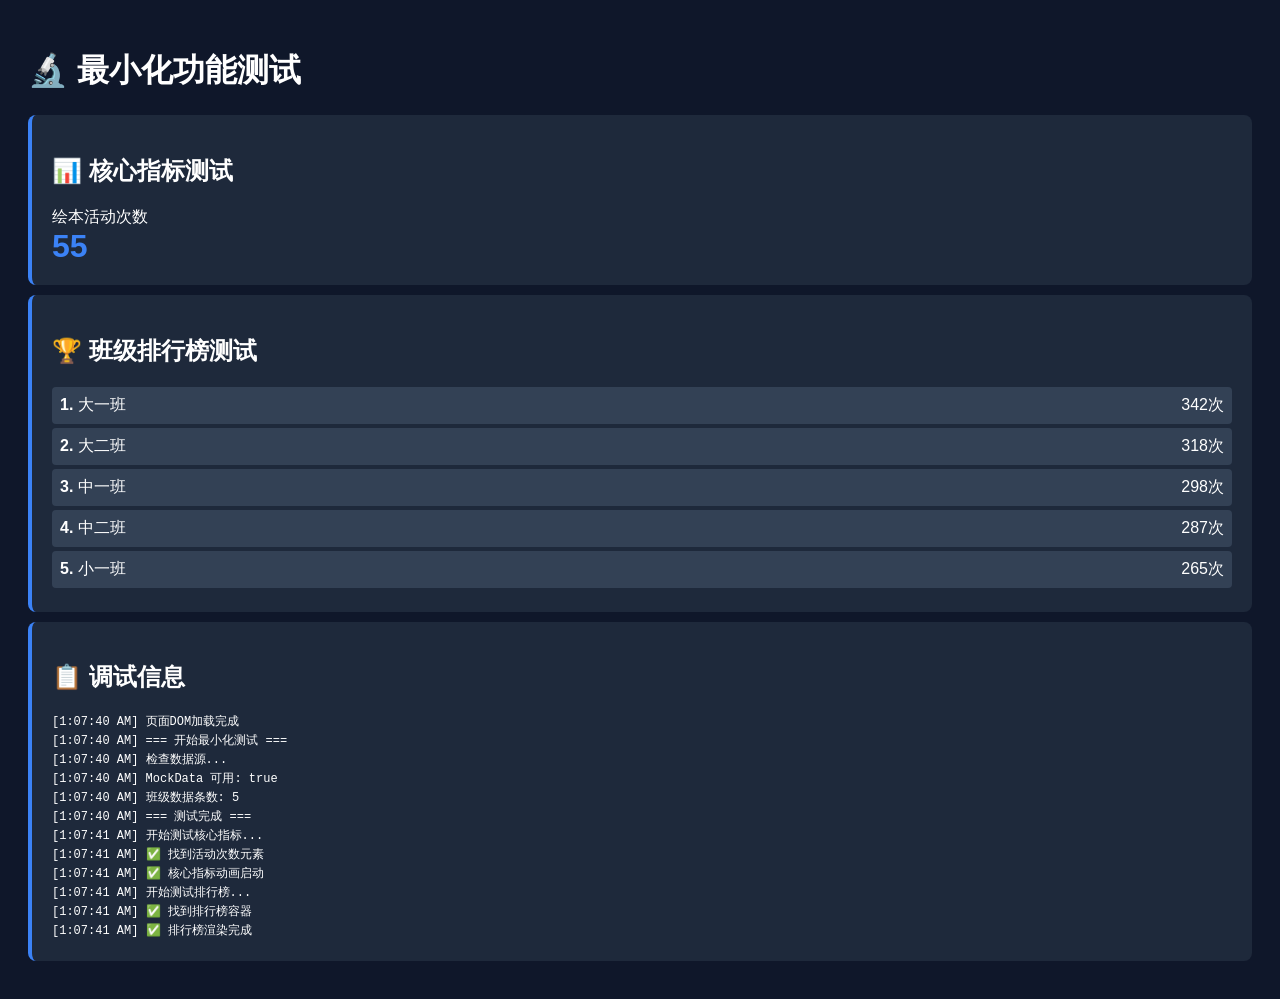
<file: minimal_test.html>
<!DOCTYPE html>
<html lang="zh-CN">
<head>
    <meta charset="UTF-8">
    <meta name="viewport" content="width=device-width, initial-scale=1.0">
    <title>最小化测试</title>
    <style>
        body {
            background: #0f172a;
            color: white;
            font-family: Arial, sans-serif;
            padding: 20px;
        }
        .test-card {
            background: #1e293b;
            padding: 20px;
            margin: 10px 0;
            border-radius: 8px;
            border-left: 4px solid #3b82f6;
        }
        .metric-value {
            font-size: 2rem;
            font-weight: bold;
            color: #3b82f6;
        }
        .ranking-item {
            padding: 8px;
            margin: 4px 0;
            background: #334155;
            border-radius: 4px;
            display: flex;
            justify-content: space-between;
        }
    </style>
</head>
<body>
    <h1>🔬 最小化功能测试</h1>
    
    <div class="test-card">
        <h2>📊 核心指标测试</h2>
        <div class="grid">
            <div>
                <div>绘本活动次数</div>
                <div class="metric-value" id="test-activity">-</div>
            </div>
        </div>
    </div>
    
    <div class="test-card">
        <h2>🏆 班级排行榜测试</h2>
        <div id="test-ranking"></div>
    </div>
    
    <div class="test-card">
        <h2>📋 调试信息</h2>
        <div id="debug-info"></div>
    </div>

    <script>
        function log(message) {
            const debugInfo = document.getElementById('debug-info');
            const entry = document.createElement('div');
            entry.textContent = `[${new Date().toLocaleTimeString()}] ${message}`;
            entry.style.margin = '2px 0';
            entry.style.fontFamily = 'monospace';
            entry.style.fontSize = '12px';
            debugInfo.appendChild(entry);
            console.log(message);
        }
        
        // 模拟数据
        const mockData = {
            classRanking: [
                { name: '大一班', activities: 342 },
                { name: '大二班', activities: 318 },
                { name: '中一班', activities: 298 },
                { name: '中二班', activities: 287 },
                { name: '小一班', activities: 265 }
            ]
        };
        
        // 测试核心指标更新
        function testMetrics() {
            log('开始测试核心指标...');
            
            const activityElement = document.getElementById('test-activity');
            if (activityElement) {
                log('✅ 找到活动次数元素');
                // 模拟数字动画
                let currentValue = 0;
                const targetValue = 212;
                const interval = setInterval(() => {
                    currentValue += 5;
                    if (currentValue >= targetValue) {
                        currentValue = targetValue;
                        clearInterval(interval);
                    }
                    activityElement.textContent = currentValue;
                }, 50);
                log('✅ 核心指标动画启动');
            } else {
                log('❌ 未找到活动次数元素');
            }
        }
        
        // 测试排行榜渲染
        function testRanking() {
            log('开始测试排行榜...');
            
            const rankingContainer = document.getElementById('test-ranking');
            if (rankingContainer) {
                log('✅ 找到排行榜容器');
                
                rankingContainer.innerHTML = mockData.classRanking.map((cls, index) => `
                    <div class="ranking-item">
                        <span><strong>${index + 1}.</strong> ${cls.name}</span>
                        <span>${cls.activities}次</span>
                    </div>
                `).join('');
                
                log('✅ 排行榜渲染完成');
            } else {
                log('❌ 未找到排行榜容器');
            }
        }
        
        // 主测试函数
        function runTest() {
            log('=== 开始最小化测试 ===');
            
            // 测试数据可用性
            log('检查数据源...');
            log(`MockData 可用: ${typeof mockData !== 'undefined'}`);
            log(`班级数据条数: ${mockData.classRanking?.length || 0}`);
            
            // 执行测试
            setTimeout(testMetrics, 500);
            setTimeout(testRanking, 1000);
            
            log('=== 测试完成 ===');
        }
        
        // 页面加载完成后执行
        document.addEventListener('DOMContentLoaded', function() {
            log('页面DOM加载完成');
            runTest();
        });
    </script>
</body>
</html>
</file>
